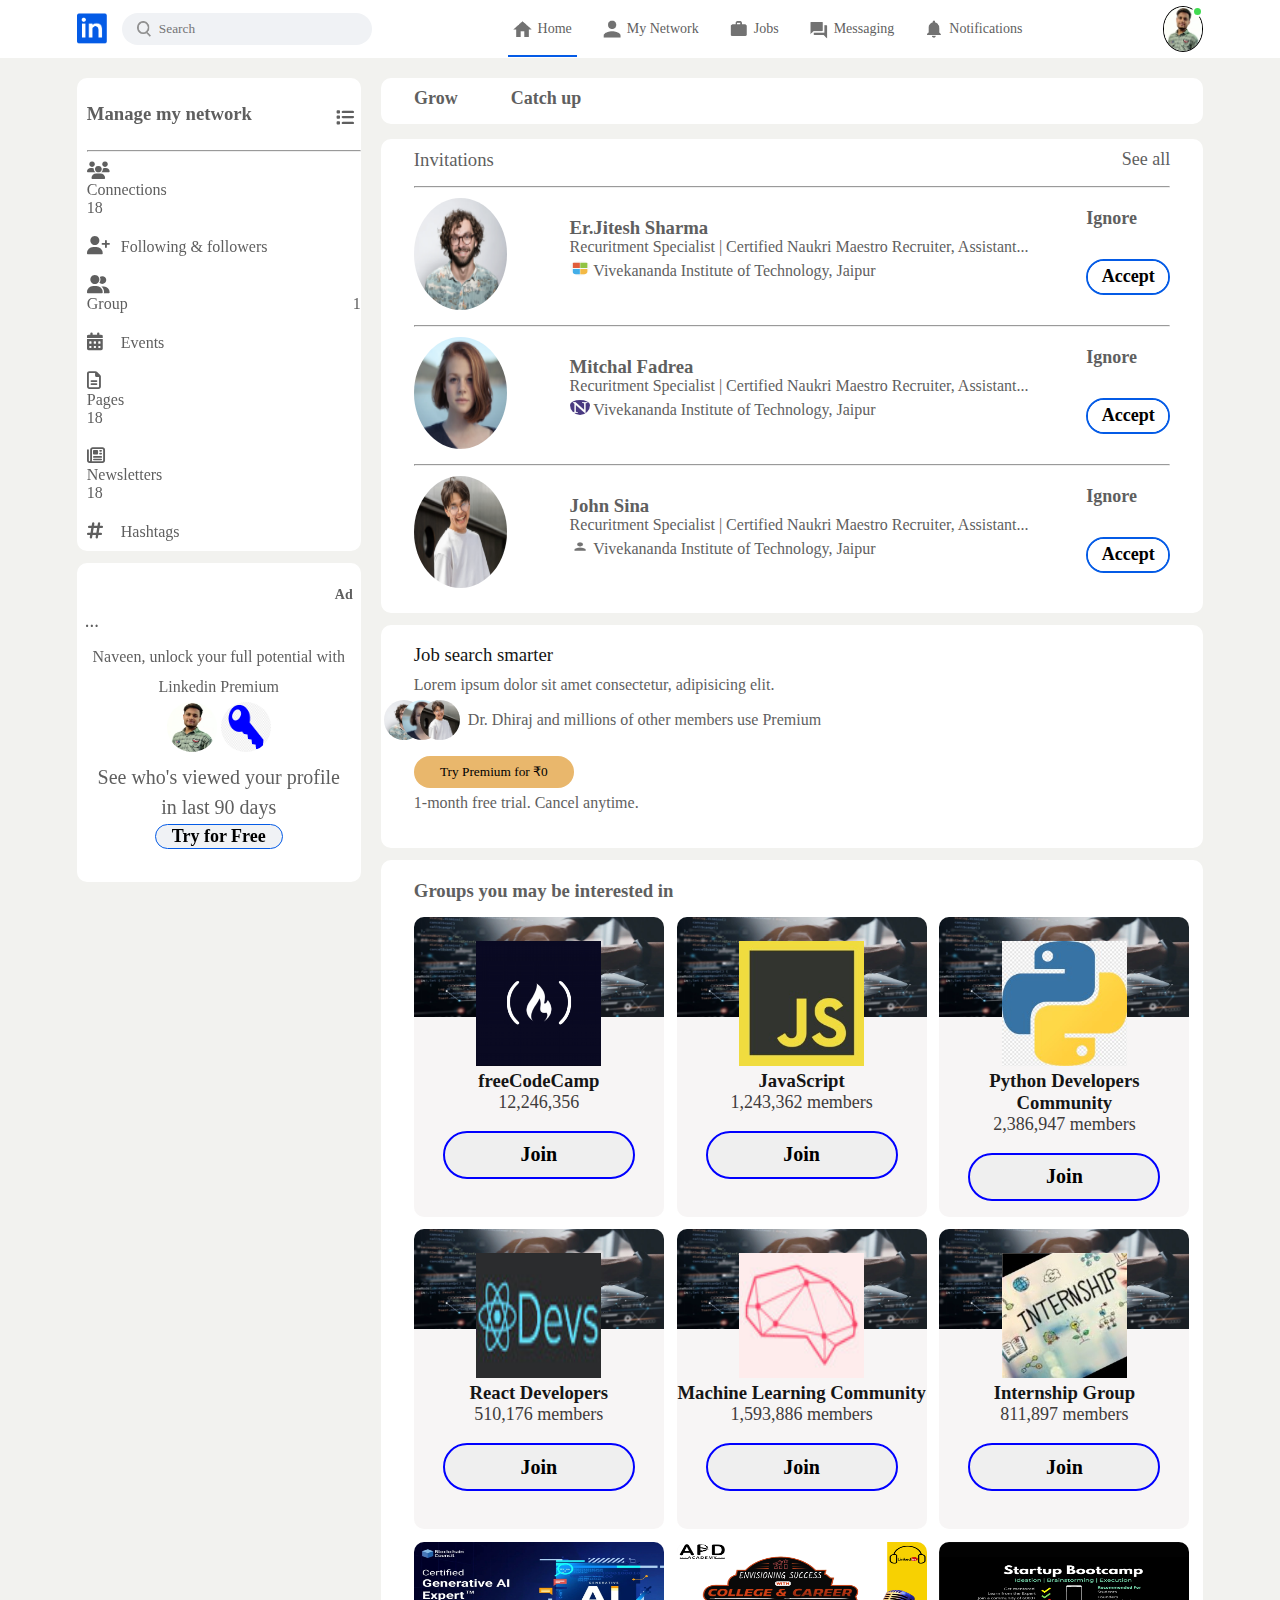
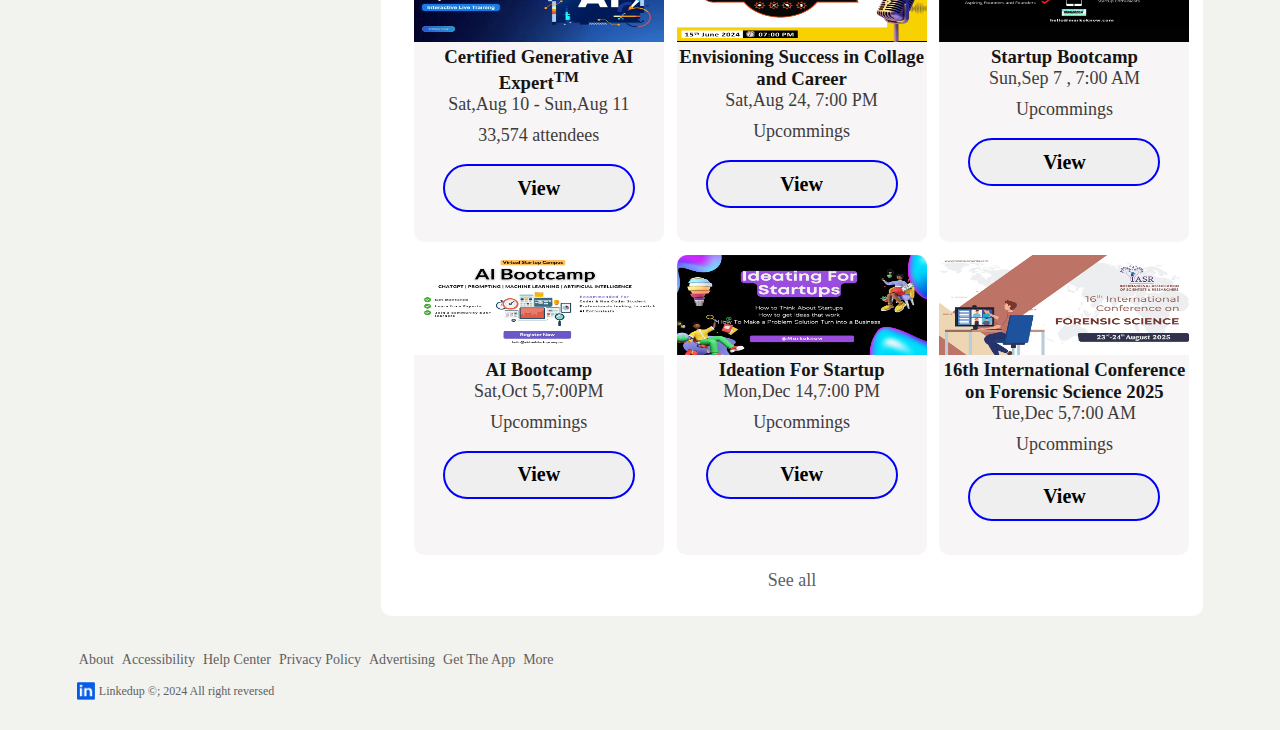
<file: network.html>
<!DOCTYPE html>
<html lang="en">
  <head>
    <meta charset="UTF-8" />
    <meta name="viewport" content="width=device-width, initial-scale=1.0" />
    <title>Linkedin</title>
    <!-- linking style-sheet -->
    <link rel="stylesheet" href="style.css" />
    <!-- linking fontAwsome for using the Icons -->
    <link
      rel="stylesheet"
      href="https://cdnjs.cloudflare.com/ajax/libs/font-awesome/6.6.0/css/all.min.css
    "
    />
    <link rel="shortcut icon" href="img/logo.png" type="image/x-icon">
  </head>
  <body>
    <!-- Creating the Navigation Bar  -->

    <nav class="navbar">
      <div class="navbar_left">
        <a href="index.html" class="logo"
          ><img src="img/logo.png" alt="imgoflogo"
        /></a>

        <div class="search_box">
          <img src="img/search.png" alt="" />
          <input type="text " placeholder="Search" />
        </div>
      </div>
      <div class="navbar_center">
        <ul>
          <li>
            <a href="index.html" class="active_link"
              ><img src="img/home.png" alt="imgofhome" /><span>Home</span></a
            >
          </li>
          <li>
            <a href="network.html"
              ><img src="img/network.png" alt="imgofhome" /><span
                >My Network</span
              ></a
            >
          </li>
          <li>
            <a href="#"
              ><img src="img/jobs.png" alt="imgofhome" /><span>Jobs</span></a
            >
          </li>
          <li>
            <a href="#"
              ><img src="img/message.png" alt="imgofhome" /><span
                >Messaging</span
              ></a
            >
          </li>
          <li>
            <a href="#"
              ><img src="img/notification.png" alt="imgofhome" /><span
                >Notifications</span
              ></a
            >
          </li>
        </ul>
      </div>
      <div class="navbar_right">
        <div class="online">
          <img
            src="img/Naveen1.png"
            style="border: 1px solid black"
            class="nav_profile_img"
            alt="profile"
            onclick="toggleMenu()"
          />
        </div>
      </div>
      <!-- ----------Network page menu -->

      <div class="profile_menu_container" id="profileMenu">
        <div class="profile_menu">
          <div class="user_info">
            <img src="img/Naveen1.png" style="border: 1px solid black" alt="" />
            <div>
              <h3>Naveen Sahu</h3>
              <a href="profile.html"><button>See your profile</button></a>
            </div>
          </div>
          <hr />
          <h3>Account</h3>
          <a href="#" class="profile_menu_link">
            <img src="img/premium.png" alt="" />
            <p>Try 1 month of Premium for &#8377;0</p>
            <span>></span>
          </a>

          <a href="#" class="profile_menu_link">
            <p>Settings & Privacy</p>
          </a>

          <a href="#" class="profile_menu_link">
            <p>Help</p>
          </a>

          <a href="#" class="profile_menu_link">
            <p>Language</p>
          </a>

          <hr />
          <h3>Manage</h3>
          <a href="#" class="profile_menu_link">
            <p>Post & Activity</p>
          </a>
          <a href="#" class="profile_menu_link">
            <p>Job Posting Account</p>
          </a>

          <hr />
          <a href="#" class="profile_menu_link">
            <p>Sign Out</p>
          </a>
        </div>
      </div>
    </nav>
    <!-- ------------------Navigation Bar Closed------ -->

    <!--------------------- main body creation ----------------------->
    <div class="container">
      <!-- connect sidebar -->
      <div class="connect_sidebar">
        <div class="connect_manage">
          <div style="display: flex;
              justify-content: space-between;
              margin-bottom: 5px;
            ">
            <h3>Manage my network</h3>
            <a href="#"
              ><i class="fa-solid fa-list" style="margin-right: 10px"></i
            ></a>
          </div>

          <hr />

          <div>
            <a href="#"
              ><i class="fa-solid fa-users"></i>
              <span style="margin-right: 180px">Connections</span> 18</a
            >
          </div>

          <div>
            <a href="#">
              <i class="fa-solid fa-user-plus"></i>
              <span>Following & followers</span></a
            >
          </div>

          <div>
            <a href="#"
              ><i class="fa-solid fa-user-group"></i>
              <span style="margin-right: 225px">Group</span>1</a
            >
          </div>

          <div>
            <a href="#"
              ><i class="fa-solid fa-calendar-days"></i> <span>Events</span></a
            >
          </div>

          <div>
            <a href="#"
              ><i class="fa-regular fa-file-lines"></i>
              <span style="margin-right: 220px">Pages</span> 18</a
            >
          </div>

          <div>
            <a href="#"
              ><i class="fa-regular fa-newspaper"></i>
              <span style="margin-right: 181px">Newsletters</span> 18</a
            >
          </div>

          <div>
            <a href="#"
              ><i class="fa-solid fa-hashtag"></i> <span>Hashtags</span></a
            >
          </div>
        </div>

        <div class="left_premium">
          <h3><span>Ad &middot;&middot;&middot;</span></h3>

          <span>Naveen, unlock your full potential with Linkedin Premium</span>
          <div class="middle_Premium">
            <img src="img/Naveen1.png" alt="" />
            <img src="img/key.png" alt="">
          </div>
          <p>See who's viewed your profile in last 90 days</p>

          <a href="#"><button>Try for Free</button></a>

        </div>
      </div>

      <!---------------- connection invitation section --------------------------->

      <div class="connect_menu">
        <div class="grow_container">
          <a href="#">Grow</a>
          <a href="#">Catch up</a>
        </div>
        <div class="connect_conatiner">
          <div class="profile_container_inner">
            <div>
              <h3>Invitations</h3>
              <a href="#">See all</a>
            </div>
            <hr />

            <div class="connection_invitations">
              <img src="img/user-2.png" alt="" />
              <div>
                <div class="connection_details">
                  <h3>Er.Jitesh Sharma</h3>
                  <span
                    >Recuritment Specialist | Certified Naukri Maestro
                    Recruiter, Assistant...</span
                  >
                  <p>
                    <img src="img/microsoft.png" alt="" /> Vivekananda Institute
                    of Technology, Jaipur
                  </p>
                </div>
              </div>
              <div class="connection_btn">
                <a href="#" class="primary_btn">Ignore</a>
                <span><button>Accept</button></span>
              </div>
            </div>

            <hr />

            <div class="connection_invitations">
              <img src="img/user-3.png" alt="" />
              <div>
                <div class="connection_details">
                  <h3>Mitchal Fadrea</h3>
                  <span
                    >Recuritment Specialist | Certified Naukri Maestro
                    Recruiter, Assistant...</span
                  >
                  <p>
                    <img src="img/north.png" alt="" /> Vivekananda Institute of
                    Technology, Jaipur
                  </p>
                </div>
              </div>
              <div class="connection_btn">
                <a href="#" class="primary_btn">Ignore</a>
                <span><button>Accept</button></span>
              </div>
            </div>

            <hr />

            <div class="connection_invitations">
              <img src="img/user-5.png" alt="" />
              <div>
                <div class="connection_details">
                  <h3>John Sina</h3>
                  <span
                    >Recuritment Specialist | Certified Naukri Maestro
                    Recruiter, Assistant...</span
                  >
                  <p>
                    <img src="img/network.png" alt="" /> Vivekananda Institute
                    of Technology, Jaipur
                  </p>
                </div>
              </div>
              <div class="connection_btn">
                <a href="#" class="primary_btn">Ignore</a>
                <span><button>Accept</button></span>
              </div>
            </div>
          </div>
        </div>

        <div class="prreee">
          <div class="premium_description">
            <h3>Job search smarter</h3>
          <p>Lorem ipsum dolor sit amet consectetur, adipisicing elit.</p>
          <div>
            <img src="img/user-2.png" alt="" class="time_pass_pic" />
            <img src="img/user-3.png" alt="" class="time_pass_pic" />
            <img src="img/user-5.png" alt="" class="time_pass_pic" />

            <p>Dr. Dhiraj and millions of other members use Premium</p>
          </div>
          <a href="#"><button>Try Premium for &#8377;0</button></a>
          <p><span>1-month free trial. Cancel anytime.</span></p>
        </div>
      </div>
          

        <!-- ------------creating the connection Card section----------------- -->
        <div class="card_profile_description">
            <h3 style="margin-bottom: 15px;">Groups you may be interested in</h3>
          <div class="profile_card_container">
            <div class="card_container">
              <div class="card">
                <img src="img/cover.webp" alt="" class="coverimg" />
                <img src="img/freecode.png" alt="" class="profileimg" />
              </div>
              <div class="content">
                <h3>freeCodeCamp</h3>
                <span>12,246,356</span>
                <a href="#"><button>Join</button></a>
              </div>
            </div>

            <div class="card_container">
              <div class="card">
                <img src="img/cover.webp" alt="" class="coverimg" />
                <img src="img/javaScript.jpeg" alt="" class="profileimg" />
              </div>
              <div class="content">
                <h3>JavaScript</h3>
                <span>1,243,362 members</span>
                <a href="#"><button>Join</button></a>
              </div>
            </div>

            <div class="card_container">
              <div class="card">
                <img src="img/cover.webp" alt="" class="coverimg" />
                <img src="img/python.jpeg" alt="" class="profileimg" />
              </div>
              <div class="content">
                <h3>Python Developers Community</h3>
                <span>2,386,947 members</span>
                <a href="#"><button>Join</button></a>
              </div>
            </div>

            <div class="card_container">
              <div class="card">
                <img src="img/cover.webp" alt="" class="coverimg" />
                <img src="img/react.jpeg" alt="" class="profileimg" />
              </div>
              <div class="content">
                <h3>React Developers</h3>
                <span>510,176 members</span>
                <a href="#"><button>Join</button></a>
              </div>
            </div>

            <div class="card_container">
              <div class="card">
                <img src="img/cover.webp" alt="" class="coverimg" />
                <img src="img/ml.jpeg" alt="" class="profileimg" />
              </div>
              <div class="content">
                <h3>Machine Learning Community</h3>
                <span>1,593,886 members</span>
                <a href="#"><button>Join</button></a>
              </div>
            </div>

            <div class="card_container">
              <div class="card">
                <img src="img/cover.webp" alt="" class="coverimg" />
                <img src="img/internship.jpeg" alt="" class="profileimg" />
              </div>
              <div class="content">
                <h3>Internship Group</h3>
                <span>811,897 members</span>
                <a href="#"><button>Join</button></a>
              </div>
            </div>

            <div class="card_container">
              <div class="card">
                <img src="img/Ai.png" alt="" class="coverimg" />
                <!-- <img src="img/freecode.png" alt="" class="profileimg" /> -->
              </div>
              <div class="content">
                <h3>Certified Generative AI Expert<sup>TM</sup></h3>
                <span>Sat,Aug 10 - Sun,Aug 11</span>
                <span>33,574 attendees</span>
                <a href="#"><button>View</button></a>
              </div>
            </div>

            <div class="card_container">
              <div class="card">
                <img src="img/collage.png" alt="" class="coverimg" />
                <!-- <img src="img/freecode.png" alt="" class="profileimg" /> -->
              </div>
              <div class="content">
                <h3>Envisioning Success in Collage and Career</h3>
                <span>Sat,Aug 24, 7:00 PM</span>
                <span>Upcommings</span>
                <a href="#"><button>View</button></a>
              </div>
            </div>

            <div class="card_container">
              <div class="card">
                <img src="img/stratup.png" alt="" class="coverimg" />
                <!-- <img src="img/freecode.png" alt="" class="profileimg" /> -->
              </div>
              <div class="content">
                <h3>Startup Bootcamp</h3>
                <span>Sun,Sep 7 , 7:00 AM</span>
                <span>Upcommings</span>
                <a href="#"><button>View</button></a>
              </div>
            </div>

            <div class="card_container">
              <div class="card">
                <img src="img/Ai boot.png" alt="" class="coverimg" />
                <!-- <img src="img/freecode.png" alt="" class="profileimg" /> -->
              </div>
              <div class="content">
                <h3>AI Bootcamp</h3>
                <span>Sat,Oct 5,7:00PM</span>
                <span>Upcommings</span>
                <a href="#"><button>View</button></a>
              </div>
            </div>

            <div class="card_container">
              <div class="card">
                <img src="img/Ideathon.png" alt="" class="coverimg" />
                <!-- <img src="img/freecode.png" alt="" class="profileimg" /> -->
              </div>
              <div class="content">
                <h3>Ideation For Startup</h3>
                <span>Mon,Dec 14,7:00 PM</span>
                <span>Upcommings</span>
                <a href="#"><button>View</button></a>
              </div>
            </div>

            <div class="card_container">
              <div class="card">
                <img src="img/Forensic.png" alt="" class="coverimg" />
                <!-- <img src="img/freecode.png" alt="" class="profileimg" /> -->
              </div>
              <div class="content">
                <h3>16th International Conference on Forensic Science 2025</h3>
                <span>Tue,Dec 5,7:00 AM</span>
                <span>Upcommings</span>
                <a href="#"><button>View</button></a>
              </div>
            </div>
          </div>
          <div class="more">
            <a href="#" class="connection_link">See all </a>
          </div>
        </div>

      </div>
    </div>

    <div class="profile_footer">
      <div class="sidebar_useful_links">
        <a href="#">About</a>
        <a href="#">Accessibility</a>
        <a href="#">Help Center</a>
        <a href="#">Privacy Policy</a>
        <a href="#">Advertising</a>
        <a href="#">Get The App</a>
        <a href="#">More</a>
        <div class="copyright_msg">
          <img src="img/logo.png" alt="" />
          <p>Linkedup &copy;; 2024 All right reversed</p>
        </div>
      </div>
    </div>

    <script src="network.js"></script>
  </body>
</html>
</file>
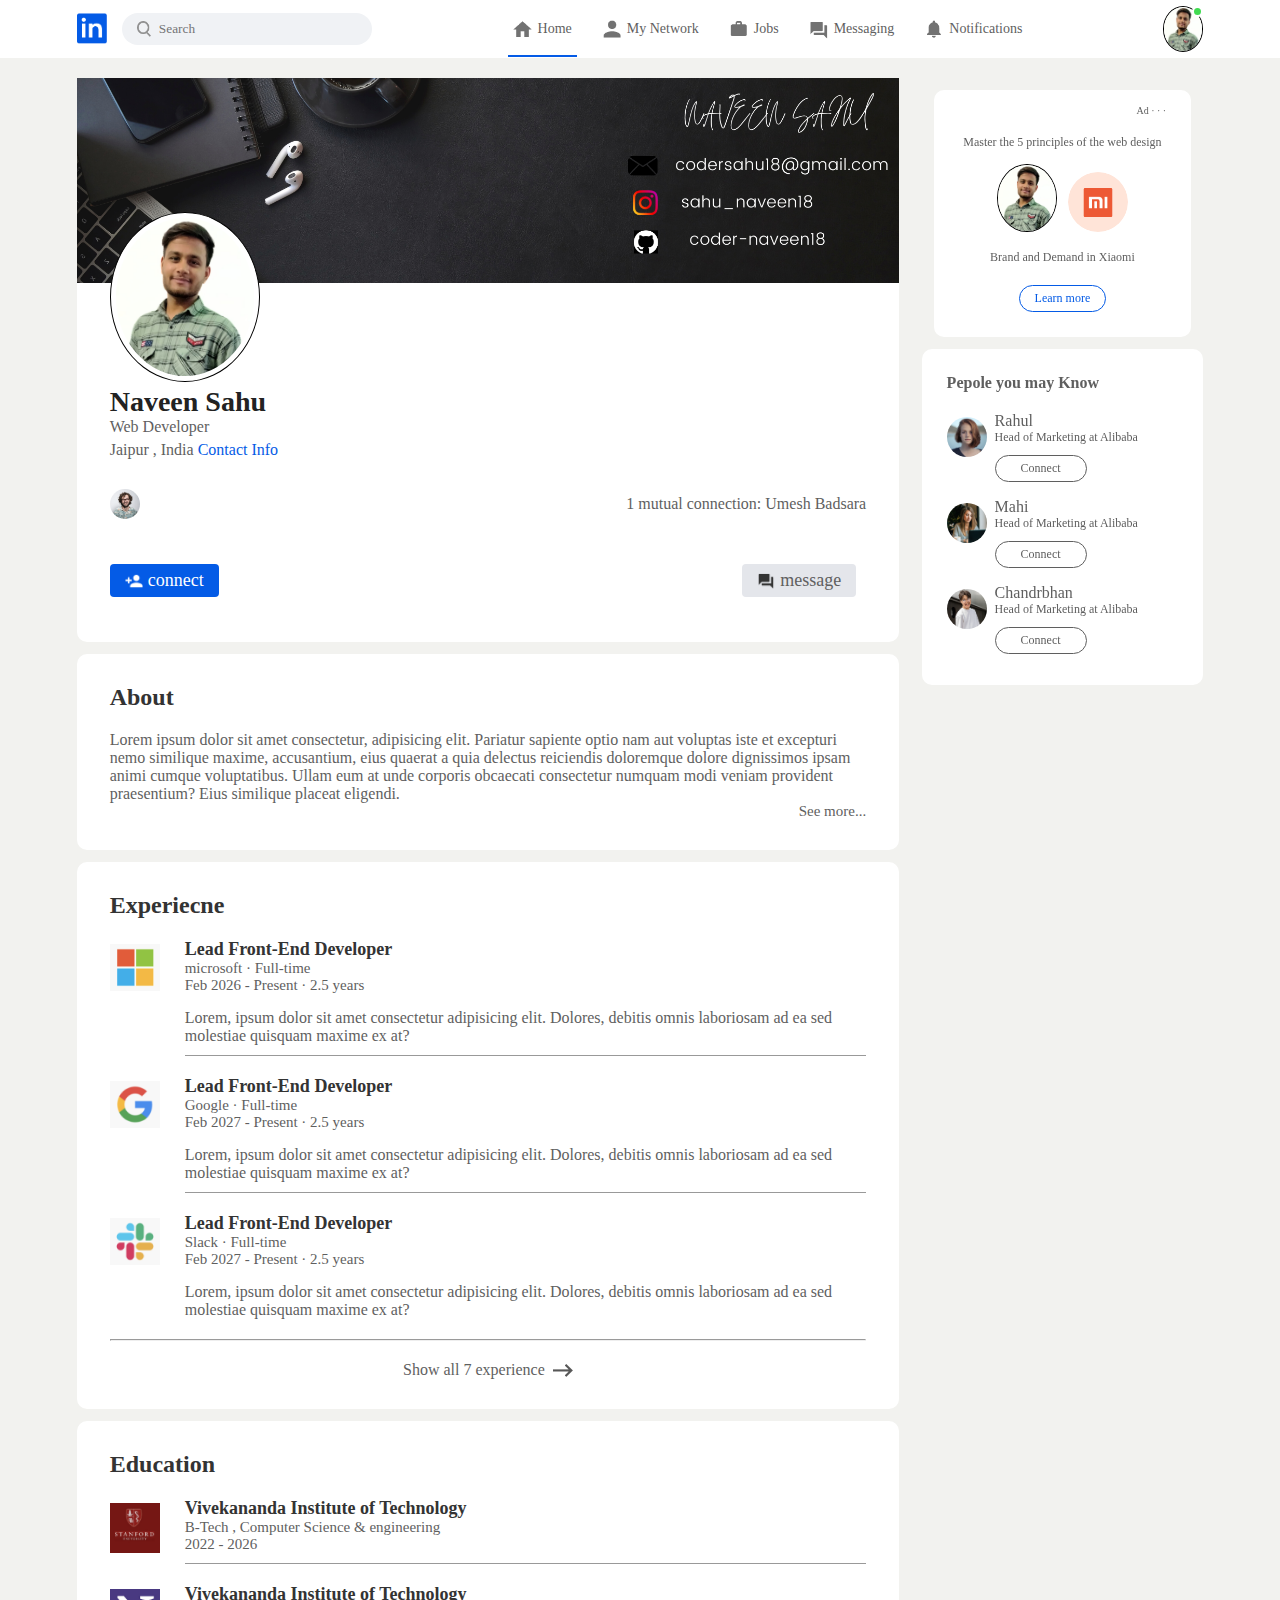
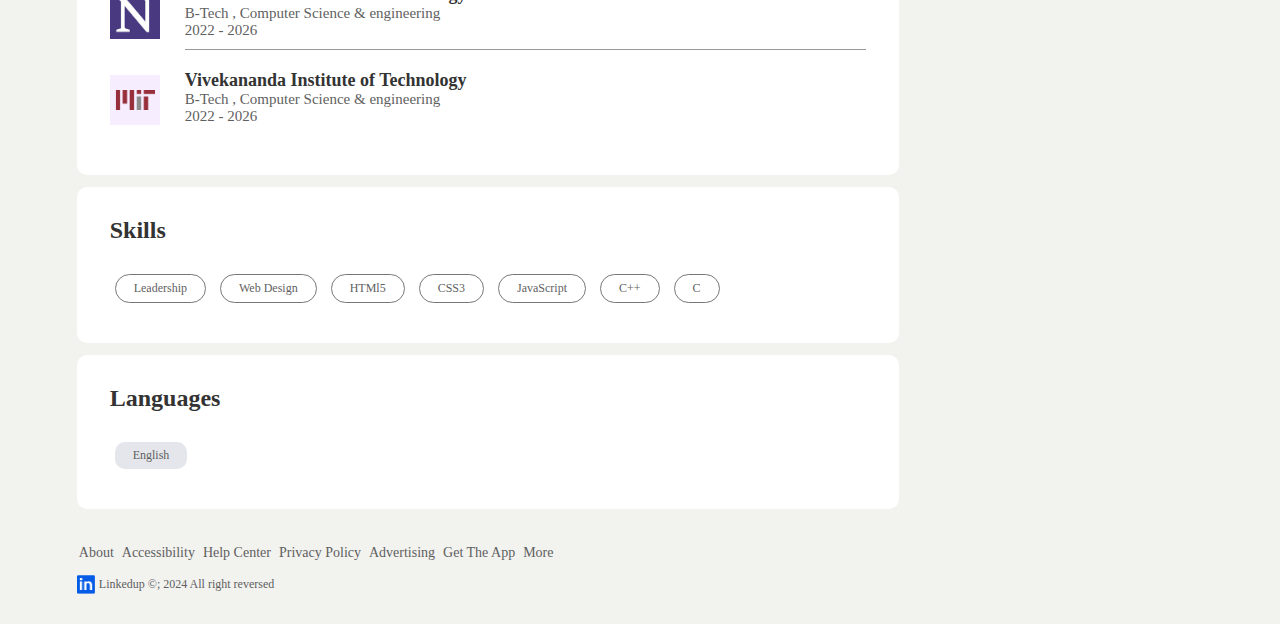
<file: profile.html>
<!DOCTYPE html>
<html lang="en">
  <head>
    <meta charset="UTF-8" />
    <meta name="viewport" content="width=device-width, initial-scale=1.0" />
    <title>Linkedin</title>
    <!-- linking style-sheet -->
    <link rel="stylesheet" href="style.css" />
    <!-- linking fontAwsome for using the Icons -->
    <link
      rel="stylesheet"
      href="https://cdnjs.cloudflare.com/ajax/libs/font-awesome/6.6.0/css/all.min.css
    "
    />
    <link rel="shortcut icon" href="img/logo.png" type="image/x-icon">
  </head>
  <body>
    <!-- Creating the Navigation Bar  -->

    <nav class="navbar">
      <div class="navbar_left">
        <a href="index.html" class="logo"
          ><img src="img/logo.png" alt="imgoflogo"
        /></a>

        <div class="search_box">
          <img src="img/search.png" alt="" />
          <input type="text " placeholder="Search" />
        </div>
      </div>
      <div class="navbar_center">
        <ul>
          <li>
            <a href="#" class="active_link"
              ><img src="img/home.png" alt="imgofhome" /><span>Home</span></a
            >
          </li>
          <li>
            <a href="network.html"
              ><img src="img/network.png" alt="imgofhome" /><span
                >My Network</span
              ></a
            >
          </li>
          <li>
            <a href="#"
              ><img src="img/jobs.png" alt="imgofhome" /><span>Jobs</span></a
            >
          </li>
          <li>
            <a href="#"
              ><img src="img/message.png" alt="imgofhome" /><span
                >Messaging</span
              ></a
            >
          </li>
          <li>
            <a href="#"
              ><img src="img/notification.png" alt="imgofhome" /><span
                >Notifications</span
              ></a
            >
          </li>
        </ul>
      </div>
      <div class="navbar_right">
        <div class="online">
          <img
            src="img/Naveen1.png"
            style="border: 1px solid black"
            class="nav_profile_img"
            alt="profile"
            onclick="toggleMenu()"
          />
        </div>
      </div>
      <!-- ----------Profile Dorpdown menu -->

      <div class="profile_menu_container" id="profileMenu">
        <div class="profile_menu">
          <div class="user_info">
            <img src="img/Naveen1.png" style="border: 1px solid black" alt="" />
            <div>
              <h3>Naveen Sahu</h3>
              <a href="profile.html"><button>See your profile</button></a>
            </div>
          </div>
          <hr />
          <h3>Account</h3>
          <a href="#" class="profile_menu_link">
            <img src="img/premium.png" alt="" />
            <p>Try 1 month of Premium for &#8377;0</p>
            <span>></span>
          </a>

          <a href="#" class="profile_menu_link">
            <p>Settings & Privacy</p>
          </a>

          <a href="#" class="profile_menu_link">
            <p>Help</p>
          </a>

          <a href="#" class="profile_menu_link">
            <p>Language</p>
          </a>

          <hr />
          <h3>Manage</h3>
          <a href="#" class="profile_menu_link">
            <p>Post & Activity</p>
          </a>
          <a href="#" class="profile_menu_link">
            <p>Job Posting Account</p>
          </a>

          <hr />
          <a href="#" class="profile_menu_link">
            <p>Sign Out</p>
          </a>
        </div>
      </div>
    </nav>
    <!-- ------------------Navigation Bar Closed------ -->
    <div class="container">
      <div class="profile_main">
        <div class="profile_conatiner">
          <img src="img/N.png" width="100%" alt="" />
          <div class="profile_container_inner">
            <img
              src="img/Naveen1.png"
              style="border: 1px solid black"
              class="profile_pic"
              alt=""
            />
            <h1>Naveen Sahu</h1>
            <b>Web Developer </b>
            <p>Jaipur , India <a href="#">Contact Info</a></p>

            <div class="mutual_connection">
              <img src="img/user-2.png" alt="" />
              <span>1 mutual connection: Umesh Badsara</span>
            </div>

            <div class="profile_btn">
              <a href="#" class="primary_btn"
                ><img src="img/connect.png" alt="" />connect</a
              >
              <a href="#"><img src="img/chat.png" alt="" />message</a>
            </div>
          </div>
        </div>

        <div class="profile_discription">
          <h2>About</h2>
          <p>
            Lorem ipsum dolor sit amet consectetur, adipisicing elit. Pariatur
            sapiente optio nam aut voluptas iste et excepturi nemo similique
            maxime, accusantium, eius quaerat a quia delectus reiciendis
            doloremque dolore dignissimos ipsam animi cumque voluptatibus. Ullam
            eum at unde corporis obcaecati consectetur numquam modi veniam
            provident praesentium? Eius similique placeat eligendi.
          </p>
          <a href="#" class="see_more_link">See more...</a>
        </div>
        <div class="profile_discription">
          <h2>Experiecne</h2>
          <div class="profile_des_row">
            <img src="img/microsoft.png" alt="" />
            <div>
              <h3>Lead Front-End Developer</h3>
              <b>microsoft &middot; Full-time</b>
              <b>Feb 2026 - Present &middot; 2.5 years </b>
              <p>
                Lorem, ipsum dolor sit amet consectetur adipisicing elit.
                Dolores, debitis omnis laboriosam ad ea sed molestiae quisquam
                maxime ex at?
              </p>
              <hr />
            </div>
          </div>

          <div class="profile_des_row">
            <img src="img/google.png" alt="" />
            <div>
              <h3>Lead Front-End Developer</h3>
              <b>Google &middot; Full-time</b>
              <b>Feb 2027 - Present &middot; 2.5 years </b>
              <p>
                Lorem, ipsum dolor sit amet consectetur adipisicing elit.
                Dolores, debitis omnis laboriosam ad ea sed molestiae quisquam
                maxime ex at?
              </p>
              <hr />
            </div>
          </div>

          <div class="profile_des_row">
            <img src="img/slack.png" alt="" />
            <div>
              <h3>Lead Front-End Developer</h3>
              <b>Slack &middot; Full-time</b>
              <b>Feb 2027 - Present &middot; 2.5 years </b>
              <p>
                Lorem, ipsum dolor sit amet consectetur adipisicing elit.
                Dolores, debitis omnis laboriosam ad ea sed molestiae quisquam
                maxime ex at?
              </p>
            </div>
          </div>

          <hr />
          <a href="#" class="experience_link"
            >Show all 7 experience <img src="img/right-arrow.png" alt=""
          /></a>
        </div>

        <div class="profile_discription">
          <h2>Education</h2>
          <div class="profile_des_row">
            <img src="img/stanford.png" alt="" />
            <div>
              <h3>Vivekananda Institute of Technology</h3>
              <b>B-Tech , Computer Science & engineering</b>
              <b>2022 - 2026</b>
              <hr />
            </div>
          </div>

          <div class="profile_des_row">
            <img src="img/north.png" alt="" />
            <div>
              <h3>Vivekananda Institute of Technology</h3>
              <b>B-Tech , Computer Science & engineering</b>
              <b>2022 - 2026</b>
              <hr />
            </div>
          </div>

          <div class="profile_des_row">
            <img src="img/mit.png" alt="" />
            <div>
              <h3>Vivekananda Institute of Technology</h3>
              <b>B-Tech , Computer Science & engineering</b>
              <b>2022 - 2026</b>
            </div>
          </div>
        </div>

        <div class="profile_discription">
          <h2>Skills</h2>
          <a href="#" class="skills_btn">Leadership</a>
          <a href="#" class="skills_btn">Web Design</a>
          <a href="#" class="skills_btn">HTMl5</a>
          <a href="#" class="skills_btn">CSS3</a>
          <a href="#" class="skills_btn">JavaScript</a>
          <a href="#" class="skills_btn">C++</a>
          <a href="#" class="skills_btn">C</a>
        </div>

        <div class="profile_discription">
          <h2>Languages</h2>
          <a href="#" class="language_btn">English</a>
        </div>
      </div>

      <!-- profile sidebar -->
      <div class="profile_sidebar">
        <div class="sidebar_ad">
          <small>Ad &middot; &middot; &middot; </small>
          <p>Master the 5 principles of the web design</p>
          <div>
            <img src="img/Naveen1.png" style="border: 1px solid black" alt="" />
            <img src="img/mi-logo.png" alt="" />
          </div>
          <b>Brand and Demand in Xiaomi</b>
          <a href="#" class="ad_link">Learn more</a>
        </div>

        <div class="sidebar_people">
          <h3>Pepole you may Know</h3>
          <div class="sidebar_people_row">
            <img src="img/user-3.png" alt="" />
            <div>
              <h2>Rahul</h2>
              <p>Head of Marketing at Alibaba</p>
              <a href="#">Connect</a>
            </div>
          </div>

          <div class="sidebar_people_row">
            <img src="img/user-4.png" alt="" />
            <div>
              <h2>Mahi</h2>
              <p>Head of Marketing at Alibaba</p>
              <a href="#">Connect</a>
            </div>
          </div>

          <div class="sidebar_people_row">
            <img src="img/user-5.png" alt="" />
            <div>
              <h2>Chandrbhan</h2>
              <p>Head of Marketing at Alibaba</p>
              <a href="#">Connect</a>
            </div>
          </div>
          
        </div>
      </div>
    </div>

    <div class="profile_footer">
      <div class="sidebar_useful_links">
        <a href="#">About</a>
        <a href="#">Accessibility</a>
        <a href="#">Help Center</a>
        <a href="#">Privacy Policy</a>
        <a href="#">Advertising</a>
        <a href="#">Get The App</a>
        <a href="#">More</a>
        <div class="copyright_msg">
          <img src="img/logo.png" alt="" />
          <p>Linkedup &copy;; 2024 All right reversed</p>
        </div>
      </div>
    </div>

    <script src="profile.html"></script>
  </body>
</html>
</file>
<file: style.css>
*{
    padding: 0;
    margin: 0;
    font-family: "Poppins , sans-self";
    box-sizing: border-box;
}

body{
    background-color: #e9e9e393;
    color: #5f5f5f;
}

a{
    text-decoration: none;
    color: #5f5f5f;
}


/* ---------Styling The Navigation Bar------------- */

.navbar{
    display: flex;
    align-items: center;
    justify-content: space-between;
    background: #fff;
    padding: 6px 6% ;
    position: sticky;
    top: 0;
    z-index: 100;
    /* box-shadow: 0 5px 20px rgba(0, 0, 0, 0.667); */
}

.logo img{
    width: 30px;
    margin-right: 15px;
    display: block;
}

.navbar_center ul li{
    display: inline-block;
    list-style: none;
}

.navbar_center ul li a{
    display: flex;
    align-items: center;
    font-size: 14px;
    margin: 5px 8px;
    padding-right:  5px;
    position: relative;
}

.navbar_center ul li a img{
    width: 30px;
}

.navbar_center ul li a::after{
    content: "";
    width: 0;
    height: 2px;
    background: #045be6;
    position: absolute;
    bottom: -13px;
    transition: width 0.3s ;
}
.navbar_center ul li a:hover::after ,
.navbar_center ul li a.active_link::after{
    width: 100%;
}

.nav_profile_img{
    width: 40px;
    border-radius:  50%;
    display: block;
    cursor: pointer;
    position: relative;
}

.online{
    position: relative;
}
.online::after{
    content: "";
    width: 7px;
    height: 7px;
    border: 2px solid #fff;
    border-radius: 50%;
    right: 0px;
    top: 0px;
    background: #41db51;
    position: absolute;
}

.search_box{
    background: #f0f2f5;
    width: 250px;
    border-radius: 20px;
    display: flex;
    align-items: center;
    padding: 0 15px;
}
.navbar_left{
    display: flex;
    align-items: center;
}

.search_box img{
    width: 14px;
}
.search_box:hover{
background: #8ba9da7a;
}
.search_box input{
    width: 100%;
    background: transparent;
    padding: 8px;
    outline: none;
    border: 0;
}


/* ----------- Navigation Bar syling Ending */

/* ------------styleing the user profile drop down menu -------*/

.profile_menu_container{
    position: absolute;
    top: 100%;
    right: 5%;
    width: 320px;
    max-height: 0;
    overflow: hidden;
    transition: max-height 0.5s;
    

}
.profile_menu_container.open_menu{
    max-height: 400px;
}

.profile_menu{
    background: white;
    color: #333;
    counter-reset: #fff;
    padding: 20px;
    margin: 10px;
    box-shadow: inset 0 -3rem 3rem rgba(199, 212, 199, 0.3),
    0 0 0 2px white;
    
}
.user_info{
    display: flex;
    align-items: center;

}
.user_info img{
    width: 50px;
    border-radius: 50%;
    margin-right: 15px;
}
.user_info h3{

    font-weight:500;
    margin-bottom: -7px;

}
.user_info a{
    color: #c9c9c9;
    font-size: 13px;
}
.user_info a button{
    background: #fff;
    border: 2px solid #045be6;
    border-radius: 15px;
    margin-top: 15px;
    width: 10rem;
    margin-bottom: 15px;
    outline: none;
}

.profile_menu_link hr{
    border: 0;
    height: 1px;
    width: 100%;
    background: #fff;
    margin: 15px 0 10px;
}


.profile_menu_link{
    display: flex;
    align-items: center;
    color: #151515;
    margin: 12px 0;
    font-size: 14px;

}
.profile_menu_link p{
    width: 100%;
}

.profile_menu_link img{
    width: 35px;
    border-radius: 50%;
    margin-right: 15px;
}


/* Styling the middle part of the website */

.container{
    padding: 20px 6%;
    display: flex;
    flex-wrap: wrap;
    justify-content: space-between;
}
/* ---------------left side bar ------------------*/
.left_side_Bar{
    flex-basis: 25%;
    align-self: flex-start;
    position: sticky;
    top: 73px;
}

.sidebar_profile_box{
    background: #fff;
    border-radius: 10px;

}
.sidebar_profile_info{
    padding: 0 25px;

}
.sidebar_profile_info img{
    width: 90px;
    border-radius: 50%;
    background: #fff;
    padding: 4px;
    margin-top: -45px;

}

.sidebar_profile_info h1{
    font-size: 20px;
    font-weight: 600;
    color: #222;
}

.sidebar_profile_info h3{
    font-size: 14px;
    font-weight: 500;
    color: #777;

}
.sidebar_profile_info ul{
    list-style: none;
    margin: 20px 0;

}
.sidebar_profile_info ul li{
    width: 100%;
    margin: 5px;
    font-size: 13px;

}
.sidebar_profile_info ul li span{
    float: right;
    color: #045be6;
}

.sidebar_profile_link{
    display: flex;
    align-items: center;
    border-top: 1px solid #ccc;
}

.sidebar_profile_link a{
    flex-basis: 50%;
    display: flex;
    align-items: center;
    justify-content: center;
    padding: 15px 0;
    font-size: 13px;
    border-left: 1px solid#ccc;
}
.sidebar_profile_link a:first-child{
    border-left: 0;
}
.sidebar_profile_link a img{
    width: 20px;
    margin-right: 10px;
}
.sidebar_actively{
    background: #fff;
    padding: 5px 25px;
    margin: 12px 0;
    border-radius: 10px;
}
.sidebar_actively h3{
    color: #777;
    font-size: 14px;
    font-weight: 500;
    margin: 20px 0 10px;

}

.sidebar_actively a{
    display: flex;
    align-items: center;
    font-size: 12px;
    font-weight: 500;
    color: #888;
    margin: 3px 0;
}

.sidebar_actively a img{
    width: 20px;
    margin-right: 10px;
}


.discover_more_link{
    border-top: 1px solid#ccc;
    text-align: center;
    margin-top: 20px;
    margin-left: -25px;
    margin-right: -25px;
}

.discover_more_link a{
    color: #045be6;
    display: inline-block;
    margin: 10px 0;
}


/*------------------------ right side bar----------------- */
.right_side_Bar{
    flex-basis: 25%;
    align-self: flex-start;
    position: sticky;
    top: 73px;
   
}
.sidebar_news{
    background: #fff;
    padding: 10px 25px ;
    border-radius: 10px;
}
.info_icon{
    width: 15px;
    float: right;
    margin-top: 15px;
}


.sidebar_news h1{
    font-size: 18px;
    font-weight: 600;
    color: #333;
    margin: 10px 0 30px;
}
.sidebar_news a{
    display: block;
    font-size: 12px;
    font-weight: 600;
    margin-top: 10px;
    margin-bottom: -5px;
}
.sidebar_news span{
    font-size: 12px;
}

.sidebar_news .read_more_link{
    color: #045be6;
    font-weight: 500;
    margin: 20px 0 10px;
}

.sidebar_ad{
    background: #fff;
    padding: 15px 25px;
    text-align: center;
    margin: 12px 12px;
    font-size: 12px;
    border-radius: 10px;
}
.sidebar_ad img{
    width: 60px;
    border-radius: 50%;
    margin: 4px;
}

.sidebar_ad small{
    float: right;
    font-weight: 500;

}
.sidebar_ad p{
    margin-top: 30px;
    margin-bottom: 10px;
}
.sidebar_ad b{
    display: block;
    font-weight: 500;
    margin-top: 10px;
}
.ad_link{
    display: inline-block;
    border: 1px solid #045be6;
    border-radius: 30px;
    padding: 5px 15px;
    font-weight: 500;
    color: #045be6;
    margin: 20px auto 10px;
}

.sidebar_useful_links{
    padding: 15px 25px;
    text-align: center;

}
.sidebar_useful_links a{
    display: inline-block;
    font-size: 14px;
    margin: 4px 2px;

}
.copyright_msg{
    display: flex;
    align-items: center;
    justify-content: center;
    font-size: 12px;
    margin-top: 10px;
    font-weight: 500;
}
.copyright_msg img{
    width: 18px;
    margin-right: 4px;
}

/* ------------------main content ------------------*/
.main_Bar{
    flex-basis: 47%;
}
.create_post{
    background: #fff;
    border-radius: 10px;

}
.create_post_input{
    padding: 20px 25px 10px;
    display: flex;
    align-items: flex-start;
}
.create_post_input img{
    width: 35px;
    border-radius: 50% ;
    margin-right: 10px;
}
.create_post_input button{
    width: 100%;
    height: 50px;
    
    outline: 0;
    resize: none;
    background: transparent;
    margin-top: -8px;
    border: 1px solid #151515;
    border-radius: 20px;
    font-size: 15px;
    font-weight: 600;
}
.create_post_input button:hover{
    background: #dfdddd57;
}



.create_post_link{
    display: flex;
    align-items: flex-start;

}

.create_post_link li{
    list-style: none;
    border-top: 1px solid #ccc;
    border-right: 1px solid #ccc;
    flex-basis: 25%;
    height: 40px;
    font-size: 13px;
    display: flex;
    align-items: center;
    justify-content: center;
    cursor: pointer;
}

.create_post_link li img{
    width: 15px;
    margin-right: 5px;
}
.create_post_link li:last-child{
    background: #045be6;
    color: #fff;
    border-top: 0;
    border-radius: 0;
}

.sort_by{
    display: flex;
    align-items: center;
    margin: 10px 0;
}
.sort_by hr{
    flex: 1;
    border: 0;
    height: 1px;
    background: #ccc;

}
.sort_by p{
    font-size: 13px;
    padding-left: 5px;
}
.sort_by p span{
    font-weight: 600;
    cursor: pointer;
}
.sort_by p span img{
    width: 12px;
    margin-left: 3px; 
}


.post{
    background: #fff;
    padding: 20px 25px 5px;
    margin: 5px 0 15px;
    border-radius: 10px;
}

.post_author{
    display: flex;
    align-items: flex-start;
    margin-bottom: 20px;
}
.post_author img{
    width: 35px;
    border-radius: 50%;
    margin-right: 10px;
    margin-top: 5px;
}
.post_author h1{
    font-size: 18px;
    font-weight: 600;
    counter-reset: #333;

}
.post_author small{
    display: block;
    margin-bottom: -2px;

}

.post p{
    font-size: 14px;
    margin-bottom: 15px;
}

.post_impression{
    display: flex;
    flex-wrap: wrap;
    align-items: center;
    justify-content: space-between;
    font-size: 12px;
    border-bottom: 1px solid #ccc;
    padding-bottom: 6px;
}

.post_impression div{
    display: flex;
    align-items: center;

}
.post_impression img{
    width: 15px;
    margin-right: -5px;
}
.liked_user{
    margin-left: 10px;
}

.post_avtivity{
    display: flex;
    align-items: center;
    justify-content: space-between;
    padding: 10px 0;
    font-size: 14px;
    font-weight: 500;
}

.post_avtivity div{
    display: flex;
    align-items: center;

}
.post_avtivity_user_icons{
    width: 22px;
    border-radius: 50%;
}

.post_avtivity_arrow_icons{
    width: 12px;
    margin-left: 5px;
}
.post_avtivity_link img{
    width: 18px;
    margin-right: 8px;

}


/* --------------------Profile page------------------ */


.profile_main{
    flex-basis: 73%;

}
.profile_sidebar{
    flex-basis: 25%;
    align-self: flex-start;
    position: sticky;
    top: 73px;
}

.profile_conatiner{
    background: #fff;
    border-radius: 10px;

}
.profile_container_inner{
    padding: 0 4% 10px;

}
.profile_pic{
    width: 150px;
    border-radius: 50%;
    margin-top: -75px;
    padding: 5px;
    background: #fff;
}

.profile_conatiner h1{
    font-size: 28px;
    font-weight: 600;
    color: #222;
}
.profile_conatiner b{
    font-weight: 500;

}
.profile_conatiner p{
    margin-top: 5px;

}
.profile_conatiner p a{
    color: #045be6;
    font-weight: 500;

}

.mutual_connection{
    display: flex;
    align-items: center;
    margin: 20px 0;

}
.mutual_connection img{
    width: 30px;
    border-radius: 50%;
    margin-right: 5px;
}

.profile_btn{
    margin: 20px 0;

}
.profile_btn a{
    display: inline-flex;
    align-items: center;
    background: #e4e6eb;
    padding: 6px 15px;
    border-radius: 4px;
    margin-right: 10px;
}

.profile_btn a img{
    width: 18px;
    margin-right: 5px;

}
.profile_btn .primary_btn{
background: #045be6;
color: #fff;
}
.profile_discription{
    background: #fff;
    padding: 20px 4% 30px;
    margin: 12px 0;
    border-radius: 10px;
}
.profile_discription h2{
    color: #333;
    margin: 10px 0 20px;
    font-weight: 600;
}
.see_more_link{
    display: block;
    text-align: right;
    font-size: 15px;
}
.profile_des_row{
    display: flex;
    align-items: flex-start;
    margin: 20px 0 ;

}
.profile_des_row img{
    width: 50px;
    margin-right: 25px;
    margin-top: 5px;
}
.profile_des_row div{
    width: 100%;
}
.profile_des_row h3{
    font-size: 18px;
    font-weight: 600;
    color: #333;
}
.profile_des_row b{
    display: block;
    font-weight: 500;
    font-size: 15px;
}
.profile_des_row p {
    margin-top: 15px;

}
.profile_des_row hr{
    border: 0;
    border-bottom: 1px solid #999;
    margin-top: 10px;
}

.experience_link{
    display: flex;
    align-items: center;
    justify-content: center;
    padding-top: 20px;
    font-weight: 500;

}
.experience_link img{
    width: 20px;
    margin-left: 8px ;
}

.skills_btn{
    display: inline-block;
    margin: 10px 5px;
    padding: 6px 18px;
    border: 1px solid #777;
    border-radius: 30px;
    font-size: 12px;
    font-weight: 500;
}

.language_btn{
    display: inline-block;
    margin: 10px 5px;
    padding: 6px 18px;
    background: #e4e6eb;
    font-size: 12px;
    font-weight: 500;
    border-radius: 10px;
}

/* ---------- profile right sidebar ---------*/
.profile_sidebar.sidebar_ad{
    margin: 0;
}

.sidebar_people{
    background: #fff;
    padding: 15px 25px;
    margin: 12px 0;
    font-size: 12px;
    border-radius: 10px;
    
}
.sidebar_people h3{
    font-size: 16px;
    font-weight: 600;
    margin: 10px 0 20px;
}

.sidebar_people_row{
    display: flex;
    align-items: flex-start;
    margin: 6px 0;
}
.sidebar_people_row img{
    width: 40px;
    border-radius: 50%;
    margin-right: 8px;
    margin-top: 5px;
}

.sidebar_people_row h2{
    font-weight: 500;
    font-size: 16px;
}
.sidebar_people_row a{
    display: inline-block;
    margin: 10px 0;
    padding: 5px 25px;
    border: 1px solid #5f5f5f;
    border-radius: 30px;
    font-weight: 500;
}

.profile_footer{
    padding: 0 6% 30px;
}
.profile_footer .sidebar_useful_links{
    text-align: left;
    padding: 0;
}

.profile_footer .copyright_msg{
    justify-content: flex-start;

}
#showmore_links{
    display: none;
}

/* ----------for small screen-------- */
/* @media only screen and (max-width:600px){
  
    .search_box{
        background: transparent;
        width: auto;
        padding: 0;

    }
    .search_box input{
        width: 0;
        padding: 0;
    }
    .navbar_center ul li a span{
        display: none;
    }
    .navbar_center ul li a {
        padding-right: 0;
        margin: 5px;
    }
    .nav_profile_img{
        width: 30px;
    }
    .container{
        padding: 15px 3%;
    }
    .left_side_Bar,.right_side_Bar{
        flex-basis: 100%;
        position: relative;
        top: unset;
    }
    .main_Bar{
        flex-basis: 100%;
    }
    .post_impression {
        margin: 2px 0;
    }
    .post_avtivity_link span{
        display: none;

    }
    .post_avtivity_link img{
        margin-right: 0;
    }
    .profile_main,.profile_sidebar{
        flex-basis: 100%;
    }
    .profile_conatiner{
        font-size: 14px;
    }
    .profile_pic{
        width: 100px;
        margin-top: -50px;
    }
    .profile_discription{
        font-size: 14px;
    }
    #showmore_links{
        display: block;
        width: fit-content;
        margin: 10px auto;
        font-size: 14px;
        cursor: pointer;

    }
    .sidebar_actively{
        display: none;
    }
    .sidebar_actively.open_activity{
        display: block;
    }
} */



/* -----------------Network Page styling-------------- */

.grow_container{
    display: flex;
    padding-top: 10px;
    padding-bottom: 15px;
    gap: 15px;
    background: #fff;
    border-radius: 10px;
    margin-bottom: 15px;

    
}
.grow_container a{
    margin-left: 15px;
    font-size: 18px;
    font-weight: 600;
    width: 5rem;
    display: flex;
    align-items: center;
    justify-content: center;
}

.grow_container a:hover{
    background: #efecec85;
    border-radius: 10px;
}



.profile_container_inner div{
    display: flex;
    padding-top: 10px;
    justify-content: space-between;
    padding-bottom: 15px;
}

.profile_container_inner div a{
    font-size: 18px;
    font-weight: 500;
}
.profile_container_inner div a:hover {
    background: #e1e0e0;
    border-radius: 10px;
    padding: 5px;
}

.profile_container_inner div h3{
    font-weight: 100;
}
.connection_invitations img{
    border-radius: 50%;

}


.connection_invitations div{
    display: flex;
    flex-direction: column;
    padding-left: 5px;
}
.connection_invitations div h3{
    font-weight: 600;
    line-height: 20px;
}


.connection_invitations div p img{
    height: 20px;
    width: 20px;
    align-items: center;
    padding-top: 5px;  
}

.connection_btn .primary_btn{
    font-weight: 600;
}

.connection_btn  button{
    width: 5rem;
    height: 2rem;
    border: none;
    border-radius: 20px;
    outline: none;
    background: #fff;   
    font-size: 18px;
    font-weight: 600;
}

.connection_btn span{
    border: 2px solid #045be6;
    border-radius: 20px;
    display: flex;
}



.connect_menu{
    flex-basis: 73%;
}

.connect_sidebar{
    flex-basis: 25%;
    align-self: flex-start;
    position: sticky;
    top: 73px;
    
}

.connect_manage{
    padding-top: 15px;
    padding-left: 10px;
    background: #fff;
    border-radius: 10px;
}

.connect_manage h3{
    padding-bottom: 10px;
}

.time_pass_pic{
    margin-left: -30px;
    border-radius: 50%;
    height: 40px;
    width: 40px;
}
.premium_description{
    background: #fff;
    padding: 20px 4% 30px;
    margin: 12px 0;
    border-radius: 10px;
    padding-top: 15px;
    line-height: 30px;
}
.premium_description h3{
    font-weight: 100;
    color: #151515;
}
.premium_description div{
    display: flex;
    align-items: center;
    gap: 8px;
} 
.premium_description a button{
    height: 2rem;
    width: 10rem;
    margin-top: 1rem;
    border-radius: 20px;
    background: rgba(218, 134, 7, 0.591);
    border: none;

}



/* ---------styling the left side bar --------- */
.connect_manage div{
    padding-top: 10px;
    display: flex;
    justify-content: flex-start;
    align-items: center;
    padding-bottom: 10px;
    
}
.connect_manage div a i{
    height: 15px;
    width: 15px;
    font-size: large;
    margin-right: 15px;

 
}


 .connect_conatiner{
    background: #fff;
    border-radius: 10px;
}


.left_premium{
    background: #fff;
    padding: 20px 4% 30px;
    margin: 12px 0;
    border-radius: 10px;
    padding-top: 15px;
    line-height: 30px;
    display: flex;
    justify-content: center;
    align-items: center;
    flex-direction: column;
}
.left_premium h3 span{
    font-size: 14px;
    margin-left: 250px;
    text-align: center;
}
.left_premium span{
    text-align: center;
}

.left_premium .middle_Premium img{
    height: 50px;
    width: 50px;
    border-radius: 50%;
}

.left_premium a button{
    font-size: 18px;
    font-weight: 600;
    height: 25px;
    width: 8rem;
    outline: none;
    border: 1px solid #045be6;
    background: #f0f2f5;
    border-radius: 20px;
}

.left_premium p{
    font-size: 20px;
    text-align: center;
}

/* -------------creating the card sections for follows ---------------- */
.card_profile_description{
    
    background: #fff;
    padding: 20px 4% 30px;
    margin: 12px 0;
    border-radius: 10px;
 
}

.profile_card_container{
    display: flex;
    justify-content: space-around;
    display: grid;
    grid-template-columns: repeat(3 , 250px);
    grid-template-rows: repeat(auto , 300px) ;
    gap: 0.8rem;
}

.more{
    display: flex;
    justify-content: center;
    margin-top: 15px;
    margin-bottom: -5px;
}

.connection_link{
    font-size: 18px;
    font-weight: 500;
}
.card_container{
    height: 300px;
    width: 250px;
    overflow: hidden;
    border-radius: 10px;
    background: #ebe7e768;
    transition: all ease 0.5s;
    
}


.card_container:hover{
    box-shadow: 2px 2px 5px rgb(179, 163, 163);
    
}
.card_container .coverimg{
    width: 100%;
    height: 100px;
}
.card_container .profileimg{
    height: 125px;
    margin-top: -80px;
    width: 125px;
    /* border-radius:50%; */
    margin-left: 25%;
    
}

.content{
    display: flex;
    justify-content: center;
    align-items: center;
    flex-direction: column;
}

.content span{
    font-size: 18px;
    font-weight: 500;
    color: rgb(64, 59, 59);
    margin-bottom: 10px;
}
.content h3{
    color: #151515;
    text-align: center;
}

.content a button{
    height: 3rem;
    width: 12rem;
    font-size: 20px;
    font-weight: 600;
    border: 2px solid blue;
    outline: none;
    border-radius: 25px;
    margin-top: 8px;
}

.content a button:hover{
    background: #fff;
}


@media only screen and (max-width:650px) {
    .search_box{
        background: transparent;
        width: auto;
        padding: 0;

    }
    .search_box input{
        width: 0;
        padding: 0;
    }
    .navbar_center ul li a span{
        display: none;
    }
    .navbar_center ul li a {
        padding-right: 0;
        margin: 5px;
    }
    .nav_profile_img{
        width: 30px;
    }
    
    .left_premium{
        display: none;
    }
    .connect_manage{
        display: none;
    }
    .connect_menu{
        flex-basis: 100%;
    }

    .card_profile_description .profile_card_container{
        grid-template-columns: repeat(1,60%);
    }
    .prreee{
        display: none;
        
    }
    
    
}



@media only screen and (min-width:650px) and (max-width:900px) {
    .search_box{
        background: transparent;
        width: auto;
        padding: 0;

    }
    .search_box input{
        width: 0;
        padding: 0;
    }
    .navbar_center ul li a span{
        display: none;
    }
    .navbar_center ul li a {
        padding-right: 0;
        margin: 5px;
    }
    .nav_profile_img{
        width: 30px;
    }
    
    .left_premium{
        display: none;
    }
    .connect_manage{
        display: none;
    }
    .connect_menu{
        flex-basis: 100%;
    }

    .card_profile_description .profile_card_container{
        grid-template-columns: repeat(2 , 45%);
    }
    .prreee{
        display: none;
        
    }
    
    
}

@media only screen and (min-width:900px) and (max-width:1100px) {

    .search_box{
        background: transparent;
        width: auto;
        padding: 0;

    }
    .search_box input{
        width: 0;
        padding: 0;
    }
    .navbar_center ul li a span{
        display: none;
    }
    .navbar_center ul li a {
        padding-right: 0;
        margin: 5px;
    }
    .nav_profile_img{
        width: 30px;
    }
    .card_profile_description .profile_card_container{
        grid-template-columns: repeat(3,27%);

    }
    .left_premium{
        display: none;
    }
    .connect_manage{
     display: none;
    }
  
    .prreee{
        display: none;
        
    }
    
    .connect_sidebar{
        flex-basis: 100%;
        position: relative;
        margin-bottom: 20px;
        margin-top:-4rem;
        
    }
    
    .connect_sidebar{
        flex-basis: 100%;
    }
    .connect_menu{
        flex-basis: 100%;
    
    }

    .grow_container{
        margin-top: 60px;
    }
}


@media only screen and (max-width:600px){
  
    .search_box{
        background: transparent;
        width: auto;
        padding: 0;

    }
    .search_box input{
        width: 0;
        padding: 0;
    }
    .navbar_center ul li a span{
        display: none;
    }
    .navbar_center ul li a {
        padding-right: 0;
        margin: 5px;
    }
    .nav_profile_img{
        width: 30px;
    }
    .container{
        padding: 15px 3%;
    }
    .left_side_Bar,.right_side_Bar{
        flex-basis: 100%;
        position: relative;
        top: unset;
    }
    .main_Bar{
        flex-basis: 100%;
    }
    .post_impression {
        margin: 2px 0;
    }
    .post_avtivity_link span{
        display: none;

    }
    .post_avtivity_link img{
        margin-right: 0;
    }
    .profile_main,.profile_sidebar{
        flex-basis: 100%;
    }
    .profile_conatiner{
        font-size: 14px;
    }
    .profile_pic{
        width: 100px;
        margin-top: -50px;
    }
    .profile_discription{
        font-size: 14px;
    }
    #showmore_links{
        display: block;
        width: fit-content;
        margin: 10px auto;
        font-size: 14px;
        cursor: pointer;

    }
    .sidebar_actively{
        display: none;
    }
    .sidebar_actively.open_activity{
        display: block;
    }
}
</file>
